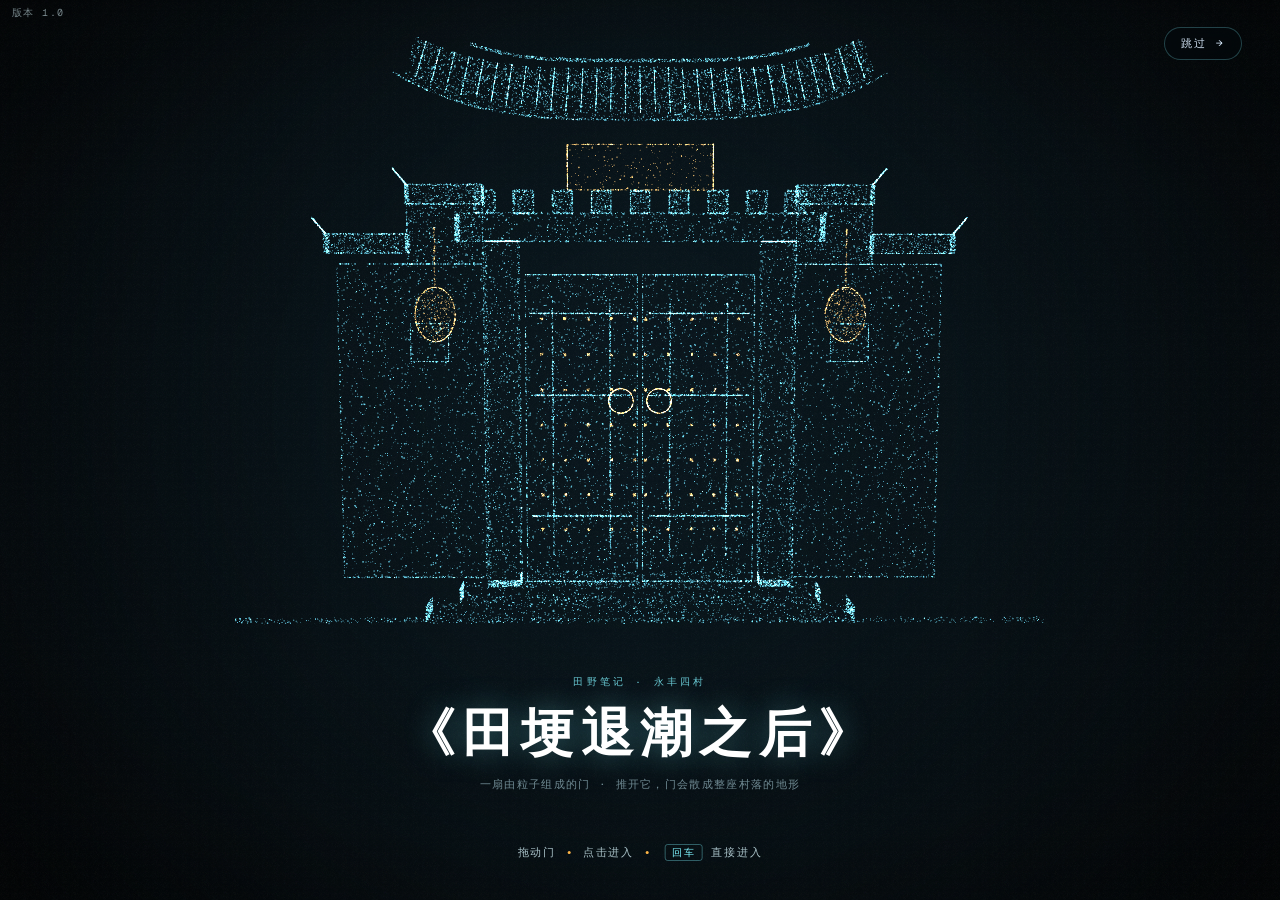
<file: index.html>
<!doctype html>
<html lang="zh-CN">
<head>
<meta charset="utf-8">
<meta name="viewport" content="width=device-width,initial-scale=1,viewport-fit=cover">
<meta name="version" content="">
<title>田埂退潮之后 · 永丰四村田野地图</title>
<link rel="stylesheet" href="style.css">
</head>
<body>
<div id="app" tabindex="-1">
  <canvas id="gl"></canvas>
  <canvas id="lines"></canvas>
  <div id="markers"></div>
  <div id="fan"></div>

  <header class="hud hud-tl">
    <button class="gate-back mono" id="gate-back" type="button" data-interactive="回到门"><span>←</span> 回到门 <kbd>G</kbd></button>
    <div class="brand"><span class="dot"></span><span class="mono" id="brand-line">田野笔记</span></div>
    <h1 id="title" class="title"></h1>
    <p id="kicker" class="kicker mono"></p>
    <p id="subtitle" class="subtitle mono"></p>
    <p id="intro" class="intro"></p>
    <p id="author" class="author mono"></p>
  </header>

  <div class="hud hud-tr mono" id="stats">
    <div><span>视角</span><b id="s-cam">—</b></div>
    <div><span>缩放</span><b id="s-zoom">—</b></div>
    <div><span>粒子</span><b id="s-pts">—</b></div>
    <div><span>帧率</span><b id="s-fps">—</b></div>
  </div>

  <nav class="top-nav hud" id="top-nav">
    <button data-overlay="about" data-interactive="项目">项目</button>
    <button data-overlay="timeline" data-interactive="时间线">时间线</button>
    <button data-overlay="compare" data-interactive="对比">对比</button>
    <button data-overlay="gallery" data-interactive="图库">图库</button>
    <button type="button" id="nav-window" data-interactive="退潮线">退潮线</button>
  </nav>

  <div class="themes hud" id="themes"></div>
  <div class="quote-ticker hud mono" id="quote-ticker"><span id="qt-text"></span><span id="qt-by"></span></div>

  <nav class="hud hud-bl" id="index"></nav>

  <div class="hud hud-br mono">
    <div class="compass" id="compass"><svg viewBox="0 0 40 40"><circle cx="20" cy="20" r="18"/><path d="M20 5 L24 20 L20 17 L16 20Z" class="n"/><path d="M20 35 L24 20 L20 23 L16 20Z"/></svg><span>北</span></div>
    <div class="readout"><div>网格 <b id="r-grid">—</b></div><div>相对高程 <b id="r-elev">—</b></div></div>
  </div>

  <div class="hint mono" id="hint">
    <span class="k">鼠标</span>扰动丘陵 · <span class="k">点击</span>进村 ·
    <span class="k">＋／－</span>缩放 · <span class="k">方向键</span>平移 · <span class="k">0</span>复位 ·
    <span class="k">G</span>／<span class="k">退出</span>回到门 · <span class="k">退潮线</span>开窗
  </div>
  <div class="badge-note mono" id="note"></div>

  <aside id="panel" aria-hidden="true">
    <button class="back mono" id="back"><span>←</span> 返回全图 <kbd>退出</kbd></button>
    <button type="button" class="panel-window mono" id="p-window" data-interactive="退潮线">退潮线</button>
    <div class="panel-scroll" id="panel-scroll">
      <div class="p-head">
        <div class="p-idx mono" id="p-idx"></div>
        <h2 class="p-name" id="p-name"></h2>
        <div class="p-en mono" id="p-en"></div>
        <div class="p-meta" id="p-meta"></div>
        <div class="p-stats" id="p-stats"></div>
      </div>
      <blockquote class="p-quote reveal" id="p-quote" hidden></blockquote>
      <p class="p-summary reveal" id="p-summary"></p>
      <p class="p-window-note reveal mono" id="p-window-note"></p>
      <section class="reveal"><h3 class="mono">照片</h3>
        <div class="gallery" id="gallery"></div>
        <button class="all-photos mono" id="all-photos" data-interactive="全部照片">查看全部照片</button>
      </section>
      <section class="reveal"><h3 class="mono">遇到的人</h3><div class="people" id="people"></div></section>
      <section class="reveal"><h3 class="mono">发生的事</h3><ol class="stories" id="stories"></ol></section>
      <section class="reveal"><h3 class="mono">调研发现</h3><ol class="findings" id="findings"></ol></section>
      <section class="reveal" id="sec-memory" hidden><h3 class="mono">记忆分叉</h3><div id="memory"></div></section>
      <section class="reveal" id="sec-gaps"><h3 class="mono">待补充</h3><ul class="gaps" id="gaps"></ul></section>
      <div class="p-nav reveal"><button id="prev" class="mono">← 上一个</button><button id="next" class="mono">下一个 →</button></div>
    </div>
  </aside>

  <div id="overlay" aria-hidden="true">
    <div class="ov-bg" id="ov-bg"></div>
    <div class="ov-card">
      <button class="ov-close mono" id="ov-close" data-interactive="关闭">关闭 ✕</button>
      <div class="ov-body" id="ov-body"></div>
    </div>
  </div>

  <div id="masonry" aria-hidden="true">
    <div class="ms-head">
      <div><b id="ms-title"></b><span class="mono" id="ms-count"></span></div>
      <button class="ov-close mono" id="ms-close" data-interactive="关闭">关闭 ✕</button>
    </div>
    <div class="ms-grid" id="ms-grid"></div>
  </div>

  <div id="lightbox" aria-hidden="true">
    <div class="lb-bg"></div>
    <div class="lb-cap mono"><span id="lb-idx"></span><span id="lb-cap"></span></div>
    <button class="lb-close mono" id="lb-close">关闭 ✕</button>
    <button class="lb-arrow l" id="lb-prev">←</button><button class="lb-arrow r" id="lb-next">→</button>
  </div>

  <div id="loader"><div class="ld-num mono" id="ld-num">00</div><div class="ld-txt mono">正在生成地形</div><div class="ld-bar"><i id="ld-bar"></i></div></div>
  <div id="cursor"><div class="c-dot"></div><div class="c-ring"><span id="c-label"></span></div></div>
  <div class="vignette"></div><div class="grain"></div>
</div>
<div id="field-window" hidden>
  <div class="fw-bar">
    <span class="fw-name">窗 · 退潮线</span>
    <button type="button" id="fw-back">回地图</button>
  </div>
  <iframe id="fw-frame" title="退潮线" tabindex="0"></iframe>
</div>
<p id="site-version" class="site-version"></p>
<script src="vendor/d3.min.js"></script>
<script src="app.js"></script>
<script src="shell.js"></script>
<script type="module">
import { stampVersion } from './version.js';
stampVersion();
</script>
</body>
</html>
</file>
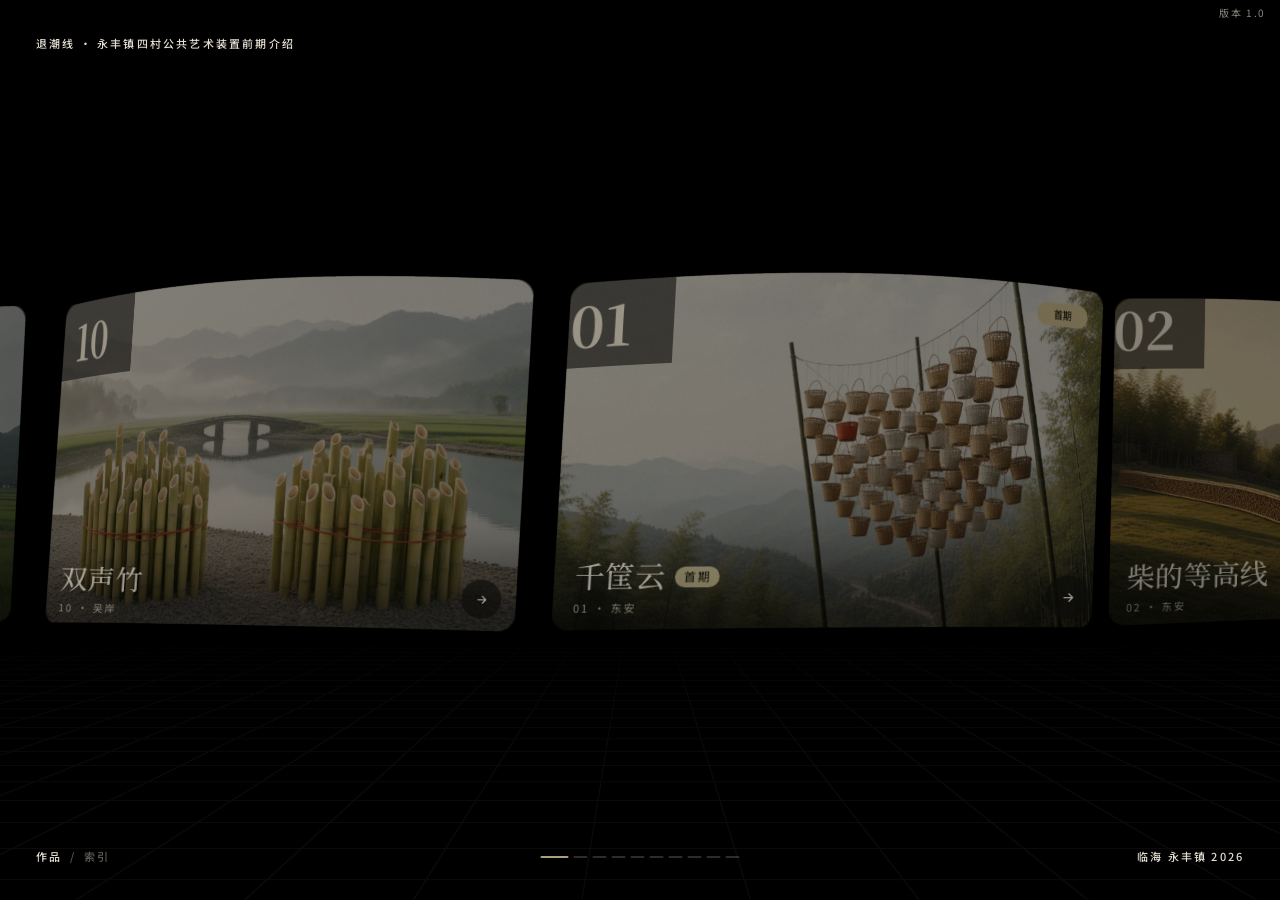
<file: window/index.html>
<!doctype html>
<html lang="zh-CN">
<head>
<meta charset="utf-8">
<meta name="viewport" content="width=device-width, initial-scale=1, viewport-fit=cover">
<title>退潮线 · 永丰镇四村公共艺术装置前期介绍</title>
<meta name="description" content="退潮线：浙江临海永丰镇东安、横山腰、姜家岙、吴岸四村田野调研之后的十件公共艺术装置前期方案。">
<meta name="theme-color" content="#000000">
<meta name="version" content="">
<link rel="preconnect" href="https://fonts.googleapis.com">
<link rel="preconnect" href="https://fonts.gstatic.com" crossorigin>
<link rel="stylesheet" href="https://fonts.googleapis.com/css2?family=Noto+Sans+SC:wght@400;500&family=Noto+Serif+SC:wght@500;700&display=swap">
<link rel="stylesheet" href="css/style.css">
<!--
  three.js 通过 import map 引入。默认指向本地 vendor（离线可用，版本 0.170.0）。
  想改用 CDN，把下面的路径换成：
  https://cdn.jsdelivr.net/npm/three@0.170.0/build/three.module.min.js
-->
<script type="importmap">
{ "imports": { "three": "./vendor/three.module.min.js" } }
</script>
<script src="vendor/gsap.min.js"></script>
<script src="site.js"></script>
<script src="works.js"></script>
</head>
<body>
<div id="app" class="is-loading">
  <canvas id="gl" aria-hidden="true"></canvas>

  <div id="labels" aria-label="十件作品"></div>

  <header class="chrome chrome-top">
    <h1 class="chrome-item" id="site-title"><a href="#/">退潮线 · 永丰镇四村公共艺术装置前期介绍</a></h1>
  </header>
  <footer class="chrome chrome-bottom">
    <nav class="chrome-item view-switch" aria-label="视图">
      <a href="#/" id="v-works" class="is-active" aria-current="page">作品</a><span aria-hidden="true">/</span><a href="#/index" id="v-index">索引</a>
    </nav>
    <div class="progress" id="progress" aria-hidden="true"></div>
    <span class="chrome-item" id="footer-right">临海 永丰镇 2026</span>
  </footer>

  <section id="index-view" aria-label="索引" hidden>
    <div class="index-bg" aria-hidden="true"><img alt="" decoding="async"></div>
    <ul id="index-list"></ul>
    <div id="float-card" aria-hidden="true"><div class="float-inner"></div></div>
  </section>

  <!--
    作品详情：和卡片在同一个页面、同一个 WebGL 场景里。
    打开时是被点的那张卡片自己长大、压平、变成这块纸色面板（见 js/transition.js），
    动画快结束时才把这层 DOM（可滚动的文字和图）对齐叠上去。
  -->
  <section id="detail" aria-labelledby="panel-title" hidden>
    <div class="detail-catch" data-close></div>
    <article class="panel">
      <button class="panel-close" data-close aria-label="关闭"><svg viewBox="0 0 24 24" width="14" height="14" aria-hidden="true"><path d="M5 5l14 14M19 5L5 19" stroke="currentColor" stroke-width="2" stroke-linecap="round"/></svg></button>
      <div class="panel-text"></div>
      <div class="panel-media"></div>
    </article>
  </section>

  <!-- 线稿全屏查看：白底，滚轮 / 双指缩放，拖动平移，Esc 或 × 关闭 -->
  <div id="lightbox" role="dialog" aria-modal="true" aria-label="线稿全屏查看" hidden>
    <div class="lb-stage"><img alt="" draggable="false"></div>
    <p class="lb-caption"></p>
    <div class="lb-tools">
      <button type="button" data-lb="out" aria-label="缩小">−</button>
      <button type="button" data-lb="fit" class="lb-zoom" aria-label="适应屏幕">100%</button>
      <button type="button" data-lb="in" aria-label="放大">+</button>
      <button type="button" data-lb="close" aria-label="关闭"><svg viewBox="0 0 24 24" width="14" height="14" aria-hidden="true"><path d="M5 5l14 14M19 5L5 19" stroke="currentColor" stroke-width="2" stroke-linecap="round"/></svg></button>
    </div>
  </div>

  <div id="loader" role="status" aria-label="载入中">
    <div class="dashes"><span><i></i></span><span><i></i></span><span><i></i></span></div>
  </div>

  <p id="hint" class="hint">滚动或拖动浏览 · 点击卡片展开</p>
  <p id="site-version" class="site-version"></p>
  <div id="cursor" aria-hidden="true"><i class="c-ring"><span>打开</span><em>‹ 拖动 ›</em></i><i class="c-dot"></i></div>
</div>
<noscript><div class="noscript">这个网站需要开启 JavaScript 才能浏览。<br>退潮线 · 永丰镇四村公共艺术装置前期介绍 · 临海 永丰镇 2026</div></noscript>
<script type="module">
/* version.js 在仓库根。只在 window/ 目录里起服务时上一级不存在，角标省略，页面照常。 */
try {
  const { stampVersion } = await import('../version.js');
  stampVersion();
} catch { /* 单独预览 window/ 时没有上一级文件 */ }
</script>
<script type="module" src="js/main.js"></script>
</body>
</html>
</file>
<file: style.css>
@font-face{font-family:"GeistMonoLocal";src:url(vendor/fonts/GeistMono.ttf) format("truetype");font-weight:100 900;font-display:swap}
:root{
  --bg:#04070a; --cyan:#7ff4ff; --cyan2:#33c9dc; --amber:#ffb547; --text:#dbe8ec; --muted:#6f8a93; --line:rgba(127,244,255,.14);
  --mono:"GeistMonoLocal","Geist Mono","SF Mono",ui-monospace,Menlo,monospace;
  --sans:"PingFang SC","Noto Sans CJK SC","Noto Sans SC","Microsoft YaHei",system-ui,sans-serif;
  --serif:"Songti SC","Noto Serif CJK SC","Noto Serif SC","STSong",serif;
  --ease:cubic-bezier(.16,1,.3,1);
  --panel-w:min(600px,44vw);
}
*{box-sizing:border-box;margin:0;padding:0}
html,body{height:100%;background:var(--bg);color:var(--text);font-family:var(--sans);overflow:hidden;-webkit-font-smoothing:antialiased}
.mono{font-family:var(--mono);letter-spacing:.04em}
button{font:inherit;color:inherit;background:none;border:0;cursor:pointer}
#app{position:fixed;inset:0;overflow:hidden;background:radial-gradient(120% 90% at 45% 40%,#08131a 0%,#04070a 60%,#020304 100%)}
@media (hover:hover) and (pointer:fine){#app,#app *{cursor:none!important}}
canvas{position:absolute;inset:0;width:100%;height:100%;display:block}
#lines{pointer-events:none}
.vignette{position:absolute;inset:0;pointer-events:none;background:radial-gradient(90% 80% at 50% 50%,transparent 55%,rgba(0,0,0,.65) 100%)}
.grain{position:absolute;inset:-50%;pointer-events:none;opacity:.06;background-image:url("data:image/svg+xml;utf8,<svg xmlns='http://www.w3.org/2000/svg' width='160' height='160'><filter id='n'><feTurbulence baseFrequency='.9' numOctaves='2' stitchTiles='stitch'/></filter><rect width='100%' height='100%' filter='url(%23n)'/></svg>");animation:grain 1.2s steps(6) infinite}
@keyframes grain{0%{transform:translate(0,0)}20%{transform:translate(-3%,2%)}40%{transform:translate(2%,-3%)}60%{transform:translate(-2%,-1%)}80%{transform:translate(3%,3%)}100%{transform:translate(0,0)}}

/* HUD */
.hud{position:absolute;z-index:5;pointer-events:none;transition:opacity .8s var(--ease),transform .8s var(--ease)}
.hud-tl{top:clamp(20px,4vh,44px);left:clamp(20px,3.2vw,52px);max-width:520px}
.brand{display:flex;align-items:center;gap:10px;font-size:11px;color:var(--muted);opacity:0;transform:translateY(8px);transition:all .9s var(--ease)}
.brand .dot{width:6px;height:6px;border-radius:50%;background:var(--amber);box-shadow:0 0 12px var(--amber)}
.title{font-family:var(--serif);font-weight:600;font-size:clamp(34px,4.6vw,68px);line-height:1.08;letter-spacing:.06em;margin-top:14px;color:#f1f8fa;text-shadow:0 0 40px rgba(127,244,255,.15)}
.title .ch{display:inline-block;overflow:hidden;vertical-align:top;padding-bottom:.06em}
.title .ch>i{display:inline-block;font-style:normal;transform:translateY(110%) rotate(6deg);opacity:0;filter:blur(8px);transition:transform 1.1s var(--ease),opacity 1.1s var(--ease),filter 1.1s var(--ease)}
.title .ch.dot>i{color:var(--amber)}
.ready .title .ch>i{transform:none;opacity:1;filter:none}
.subtitle{margin-top:10px;font-size:11px;color:var(--cyan);letter-spacing:.32em;min-height:1em}
.intro{margin-top:16px;font-size:13px;line-height:1.8;color:#9fb4ba;max-width:340px;opacity:0;transform:translateY(10px);transition:all 1s var(--ease) .2s}
.ready .brand,.ready .intro{opacity:1;transform:none}
.hud-tr{top:clamp(20px,4vh,44px);right:clamp(20px,3.2vw,52px);font-size:10px;color:var(--muted);display:grid;gap:6px;text-align:right;opacity:0}
.hud-tr div{display:flex;gap:14px;justify-content:flex-end}
.hud-tr b{color:var(--text);font-weight:500;min-width:64px;display:inline-block}
.ready .hud-tr{opacity:1}
.hud-bl{bottom:clamp(20px,4vh,44px);left:clamp(20px,3.2vw,52px);pointer-events:auto;display:grid;gap:2px}
.hud-bl .idx-item{display:flex;align-items:baseline;gap:14px;padding:7px 0;font-size:14px;color:#8aa1a8;opacity:0;transform:translateX(-14px);transition:color .4s,transform .7s var(--ease),opacity .7s var(--ease)}
.ready .hud-bl .idx-item{opacity:1;transform:none}
.idx-item .n{font-family:var(--mono);font-size:10px;color:var(--muted);width:20px}
.idx-item .bar{width:18px;height:1px;background:currentColor;opacity:.5;transition:width .5s var(--ease)}
.idx-item .e{font-family:var(--mono);font-size:9px;letter-spacing:.14em;color:var(--muted);opacity:0;transform:translateX(-6px);transition:all .5s var(--ease)}
.idx-item:hover,.idx-item.on{color:#fff}
.idx-item:hover .bar,.idx-item.on .bar{width:40px;background:var(--amber);opacity:1}
.idx-item:hover .e,.idx-item.on .e{opacity:1;transform:none}
.hud-br{bottom:clamp(20px,4vh,44px);right:clamp(20px,3.2vw,52px);display:flex;align-items:center;gap:18px;font-size:10px;color:var(--muted);opacity:0}
.ready .hud-br{opacity:1}
.readout{display:grid;gap:5px;text-align:right}.readout b{color:var(--text);font-weight:500;display:inline-block;min-width:56px}
.compass{position:relative;width:44px;height:44px}
.compass svg{width:100%;height:100%;fill:none;stroke:rgba(127,244,255,.35)}
.compass path{fill:rgba(127,244,255,.25);stroke:none}.compass path.n{fill:var(--amber)}
.compass span{position:absolute;top:-16px;left:50%;transform:translateX(-50%);font-size:10px;color:var(--amber)}
.hint{position:absolute;left:50%;bottom:clamp(22px,4.4vh,46px);transform:translateX(-50%);z-index:5;font-size:11px;color:var(--muted);letter-spacing:.12em;pointer-events:none;opacity:0;transition:opacity 1s}
.hint .k{color:var(--cyan);margin-right:6px}
.ready .hint{opacity:1}
.badge-note{position:absolute;top:clamp(20px,4vh,44px);left:50%;transform:translateX(-50%);z-index:5;font-size:10px;padding:5px 10px;border:1px solid rgba(255,181,71,.35);color:var(--amber);border-radius:20px;background:rgba(255,181,71,.06);opacity:0;transition:opacity 1s .6s;pointer-events:none}
.ready .badge-note{opacity:1}
body.focus .hud-tl{opacity:.0;transform:translateY(-14px)}
body.focus .hint,body.focus .badge-note{opacity:0}
body.focus .hud-tr{transform:translateX(calc(-1 * var(--panel-w) - 10px))}
body.focus .hud-br{opacity:0}

/* markers */
#markers{position:absolute;inset:0;z-index:4;pointer-events:none}
.marker{position:absolute;left:0;top:0;pointer-events:auto;will-change:transform}
.marker .hit{position:absolute;left:-28px;top:-28px;width:56px;height:56px;border-radius:50%}
.marker .core{position:absolute;left:-6px;top:-6px;width:12px;height:12px;border-radius:50%;background:var(--amber);box-shadow:0 0 0 3px rgba(255,181,71,.18),0 0 22px 4px rgba(255,181,71,.55);transition:transform .5s var(--ease)}
.marker .core::after{content:"";position:absolute;inset:3.5px;border-radius:50%;background:#fff}
.marker .pulse{position:absolute;left:-6px;top:-6px;width:12px;height:12px;border-radius:50%;border:1px solid var(--amber);animation:pulse 2.6s cubic-bezier(.2,.6,.3,1) infinite;opacity:0}
.marker .pulse.p2{animation-delay:1.3s}
@keyframes pulse{0%{transform:scale(1);opacity:.9}100%{transform:scale(5.2);opacity:0}}
.marker .ring{position:absolute;left:-17px;top:-17px;width:34px;height:34px;border-radius:50%;border:1px dashed rgba(255,181,71,.55);animation:spin 14s linear infinite;transition:transform .5s var(--ease),opacity .4s;opacity:.6}
@keyframes spin{to{transform:rotate(360deg)}}
.marker .lab{position:absolute;left:20px;top:-24px;white-space:nowrap;transition:transform .5s var(--ease)}
.marker .lab b{display:block;font-family:var(--serif);font-size:17px;font-weight:600;color:#fff;letter-spacing:.08em;text-shadow:0 2px 14px rgba(0,0,0,.9)}
.marker .lab span{display:block;font-family:var(--mono);font-size:9px;letter-spacing:.2em;color:var(--amber);margin-top:2px}
.marker .tip{position:absolute;left:20px;top:16px;white-space:nowrap;font-family:var(--mono);font-size:10px;color:#cfe;padding:6px 9px;border:1px solid rgba(127,244,255,.25);background:rgba(4,10,14,.75);backdrop-filter:blur(8px);border-radius:4px;opacity:0;transform:translateY(-6px);transition:all .45s var(--ease);pointer-events:none}
.marker .tip em{font-style:normal;color:var(--cyan)}
.marker.hover .core{transform:scale(1.5)}
.marker.hover .ring{transform:scale(1.35);opacity:1;border-style:solid}
.marker.hover .lab{transform:translateX(6px)}
.marker.hover .tip{opacity:1;transform:none}
.marker .mag{position:absolute;left:0;top:0;transition:transform .35s var(--ease)}
.marker.enter{opacity:0}
.marker{transition:opacity .9s var(--ease)}
body.focus .marker:not(.active){opacity:.35}
body.focus .marker.active .lab{opacity:0}
.marker.active .core{transform:scale(1.4)}

/* floating fan */
#fan{position:absolute;left:0;top:0;z-index:6;pointer-events:none;will-change:transform}
.fcard{position:absolute;left:0;top:0;width:var(--fw,170px);aspect-ratio:3/4;pointer-events:auto;transform-style:preserve-3d}
.fcard .in{position:absolute;inset:0;border-radius:6px;overflow:hidden;background:#0b1418;box-shadow:0 30px 60px -20px rgba(0,0,0,.9),0 0 0 1px rgba(255,255,255,.12);transition:transform .6s var(--ease),box-shadow .6s;animation:bob 6s ease-in-out infinite}
.fcard img{width:100%;height:100%;object-fit:cover;display:block;transform:scale(1.06)}
.fcard .tag,.photo .tag{position:absolute;left:8px;top:8px;font-family:var(--mono);font-size:9px;letter-spacing:.1em;padding:3px 6px;border-radius:3px;background:rgba(255,181,71,.92);color:#1a1000}
.fcard .cap{position:absolute;left:0;right:0;bottom:0;padding:22px 10px 8px;font-size:11px;color:#eee;background:linear-gradient(transparent,rgba(0,0,0,.75))}
.fcard:hover .in{transform:translateY(-10px) scale(1.04);box-shadow:0 40px 80px -20px rgba(0,0,0,.95),0 0 0 1px rgba(127,244,255,.5)}
.fcard:hover{z-index:3}
@keyframes bob{0%,100%{translate:0 0}50%{translate:0 -7px}}
.fan-line{position:absolute;left:0;top:0;width:1px;background:linear-gradient(rgba(255,181,71,.0),rgba(255,181,71,.7));transform-origin:top}

/* panel */
#panel{position:absolute;top:0;right:0;bottom:0;width:var(--panel-w);z-index:8;background:linear-gradient(180deg,rgba(7,14,18,.78),rgba(5,9,12,.9));backdrop-filter:blur(18px) saturate(1.2);-webkit-backdrop-filter:blur(18px) saturate(1.2);border-left:1px solid rgba(127,244,255,.12);transform:translateX(104%);transition:transform 1s var(--ease);display:flex;flex-direction:column}
#panel::before{content:"";position:absolute;left:-1px;top:0;width:1px;height:30%;background:linear-gradient(transparent,var(--cyan),transparent);animation:scan 4s ease-in-out infinite}
@keyframes scan{0%{top:-30%}100%{top:100%}}
body.focus #panel{transform:none}
.back{position:absolute;top:22px;left:30px;z-index:3;font-size:11px;color:var(--muted);display:flex;gap:8px;align-items:center;padding:8px 12px 8px 0;transition:color .3s}
.back:hover{color:#fff}.back span{transition:transform .4s var(--ease)}.back:hover span{transform:translateX(-4px)}
kbd{font-family:var(--mono);font-size:9px;border:1px solid rgba(255,255,255,.18);border-radius:3px;padding:1px 4px;margin-left:4px}
.panel-scroll{overflow-y:auto;overflow-x:hidden;padding:76px 30px 60px;flex:1;scrollbar-width:thin;scrollbar-color:rgba(127,244,255,.2) transparent}
.p-idx{font-size:10px;color:var(--amber);letter-spacing:.24em}
.p-name{font-family:var(--serif);font-size:clamp(40px,4vw,60px);font-weight:600;letter-spacing:.1em;margin-top:10px;line-height:1.1}
.p-name .ch{display:inline-block;overflow:hidden;vertical-align:top}
.p-name .ch>i{display:inline-block;font-style:normal;transform:translateY(105%);transition:transform 1s var(--ease)}
.p-en{font-size:10px;color:var(--cyan);letter-spacing:.32em;margin-top:8px}
.p-meta{display:flex;flex-wrap:wrap;gap:8px;margin-top:18px}
.chip{font-family:var(--mono);font-size:10px;padding:4px 9px;border:1px solid rgba(127,244,255,.2);border-radius:20px;color:#bcd}
.chip.amber{border-color:rgba(255,181,71,.4);color:var(--amber)}
.p-summary{margin-top:22px;font-size:14px;line-height:1.95;color:#b8c9ce}
#panel section{margin-top:34px}
#panel h3{font-size:11px;font-weight:500;color:#e6f2f4;letter-spacing:.2em;display:flex;align-items:center;gap:10px;margin-bottom:14px}
#panel h3 i{font-style:normal;color:var(--muted);font-size:9px}
#panel h3::after{content:"";flex:1;height:1px;background:linear-gradient(90deg,rgba(127,244,255,.25),transparent)}
.reveal{opacity:0;transform:translateY(24px);transition:opacity .9s var(--ease),transform .9s var(--ease)}
.panel-in .reveal{opacity:1;transform:none}
.panel-in .p-name .ch>i{transform:none}
.gallery{display:grid;grid-template-columns:repeat(6,1fr);gap:10px;perspective:900px}
.photo{position:relative;border-radius:6px;overflow:hidden;background:transparent;transform-style:preserve-3d;will-change:transform,filter}
.photo:nth-child(1){grid-column:span 4;grid-row:span 2;aspect-ratio:auto}
.photo:nth-child(2),.photo:nth-child(3){grid-column:span 2;aspect-ratio:1}
.photo:nth-child(4),.photo:nth-child(5){grid-column:span 3;aspect-ratio:4/3}
.photo img{width:100%;height:100%;object-fit:cover;display:block;transition:transform .8s var(--ease)}
.photo:hover img{transform:scale(1.07)}
.photo .glare{position:absolute;inset:0;pointer-events:none;background:radial-gradient(circle at var(--gx,50%) var(--gy,50%),rgba(255,255,255,.22),transparent 55%);opacity:0;transition:opacity .4s;mix-blend-mode:overlay}
.photo:hover .glare{opacity:1}
.photo .cap{position:absolute;left:0;right:0;bottom:0;padding:18px 10px 8px;font-size:11px;color:#eee;background:linear-gradient(transparent,rgba(0,0,0,.7));transform:translateY(100%);transition:transform .5s var(--ease)}
.photo:hover .cap{transform:none}
.photo .frame{position:absolute;inset:0;border-radius:6px;box-shadow:inset 0 0 0 1px rgba(255,255,255,.1);pointer-events:none}
.people{display:grid;grid-template-columns:1fr 1fr;gap:10px}
.person{padding:14px;border:1px solid rgba(127,244,255,.12);border-radius:8px;background:rgba(127,244,255,.03);transition:border-color .4s,background .4s,transform .5s var(--ease)}
.person:hover{border-color:rgba(127,244,255,.35);background:rgba(127,244,255,.06);transform:translateY(-3px)}
.person .av{width:34px;height:34px;border-radius:50%;display:grid;place-items:center;font-family:var(--serif);font-size:15px;background:linear-gradient(135deg,rgba(255,181,71,.25),rgba(127,244,255,.15));border:1px solid rgba(255,255,255,.12)}
.person b{display:block;margin-top:10px;font-size:14px;font-weight:600}
.person small{display:block;font-family:var(--mono);font-size:10px;color:var(--amber);margin-top:3px}
.person p{font-size:12px;color:#9fb2b8;margin-top:8px;line-height:1.7}
.stories{list-style:none;position:relative;padding-left:22px}
.stories::before{content:"";position:absolute;left:4px;top:6px;bottom:6px;width:1px;background:linear-gradient(var(--cyan2),transparent)}
.stories li{position:relative;padding-bottom:18px}
.stories li::before{content:"";position:absolute;left:-22px;top:5px;width:9px;height:9px;border-radius:50%;border:1px solid var(--cyan);background:var(--bg)}
.stories .d{font-family:var(--mono);font-size:10px;color:var(--cyan)}
.stories b{display:block;font-size:14px;margin-top:4px}
.stories p{font-size:12.5px;color:#9fb2b8;line-height:1.75;margin-top:4px}
.findings{list-style:none;counter-reset:f}
.findings li{counter-increment:f;display:flex;gap:14px;padding:12px 0;border-bottom:1px dashed rgba(127,244,255,.12);font-size:13px;color:#c3d3d8;line-height:1.7}
.findings li::before{content:counter(f,decimal-leading-zero);font-family:var(--mono);font-size:11px;color:var(--amber);padding-top:2px}
.p-window-note{margin-top:18px;font-size:11px;letter-spacing:.12em;color:var(--amber)}
.panel-window{position:absolute;top:18px;right:22px;z-index:4;font-size:11px;letter-spacing:.16em;color:#1a1000;background:var(--amber);border-radius:999px;padding:8px 14px;transition:background .3s,transform .4s var(--ease)}
.panel-window:hover{background:#ffc56a}
body:not(.focus) .panel-window{opacity:0;pointer-events:none}
.to-window{margin-top:12px;font-family:var(--mono);font-size:12px;letter-spacing:.14em;padding:9px 16px;border-radius:999px;background:var(--amber);color:#1a1000}
.to-window:hover{background:#ffc56a}
.p-nav{display:flex;justify-content:space-between;margin-top:34px}
.p-nav button{font-size:11px;color:var(--muted);padding:10px 14px;border:1px solid rgba(127,244,255,.15);border-radius:30px;transition:all .4s var(--ease)}
.p-nav button:hover{color:#fff;border-color:var(--cyan);background:rgba(127,244,255,.06)}

/* lightbox */
#lightbox{position:fixed;inset:0;z-index:20;pointer-events:none}
#lightbox.open{pointer-events:auto}
.lb-bg{position:absolute;inset:0;background:rgba(2,5,7,.82);backdrop-filter:blur(14px);-webkit-backdrop-filter:blur(14px);opacity:0;transition:opacity .6s var(--ease)}
#lightbox.open .lb-bg{opacity:1}
.lb-img{position:fixed;left:0;top:0;object-fit:cover;border-radius:6px;box-shadow:0 50px 120px -30px rgba(0,0,0,.95);will-change:transform,width,height;z-index:2}
.lb-cap,.lb-close,.lb-arrow{position:absolute;z-index:3;opacity:0;transition:opacity .5s var(--ease),transform .5s var(--ease)}
#lightbox.open .lb-cap,#lightbox.open .lb-close,#lightbox.open .lb-arrow{opacity:1}
.lb-cap{left:50%;bottom:28px;transform:translateX(-50%);font-size:12px;color:#cde;display:flex;gap:16px;white-space:nowrap}
.lb-cap span:first-child{color:var(--amber)}
.lb-close{top:24px;right:28px;font-size:11px;color:#cde;padding:8px 14px;border:1px solid rgba(255,255,255,.2);border-radius:30px}
.lb-close:hover{background:rgba(255,255,255,.08)}
.lb-arrow{top:50%;width:48px;height:48px;margin-top:-24px;border-radius:50%;border:1px solid rgba(255,255,255,.2);font-size:16px;color:#dde;transition:background .3s,opacity .5s}
.lb-arrow:hover{background:rgba(255,255,255,.08)}
.lb-arrow.l{left:28px}.lb-arrow.r{right:28px}

/* loader */
#loader{position:absolute;inset:0;z-index:30;display:grid;place-content:center;justify-items:center;gap:14px;background:var(--bg);transition:opacity 1s var(--ease),visibility 1s}
#loader.done{opacity:0;visibility:hidden}
.ld-num{font-size:56px;font-weight:200;color:#e8f6f8;letter-spacing:.02em}
.ld-txt{font-size:10px;color:var(--muted);letter-spacing:.3em}
.ld-bar{width:180px;height:1px;background:rgba(127,244,255,.15);overflow:hidden}.ld-bar i{display:block;height:100%;width:0;background:var(--cyan);box-shadow:0 0 10px var(--cyan)}

/* cursor */
#cursor{position:fixed;left:0;top:0;z-index:50;pointer-events:none;mix-blend-mode:normal}
.c-dot{position:fixed;left:-3px;top:-3px;width:6px;height:6px;border-radius:50%;background:#fff;will-change:transform}
.c-ring{position:fixed;left:-18px;top:-18px;width:36px;height:36px;border-radius:50%;border:1px solid rgba(127,244,255,.55);display:grid;place-items:center;transition:width .45s var(--ease),height .45s var(--ease),left .45s var(--ease),top .45s var(--ease),background .45s,border-color .45s;will-change:transform}
.c-ring span{font-family:var(--mono);font-size:9px;letter-spacing:.14em;color:#04070a;opacity:0;transition:opacity .3s}
#cursor.big .c-ring{width:72px;height:72px;left:-36px;top:-36px;background:rgba(255,181,71,.92);border-color:transparent}
#cursor.big .c-ring span{opacity:1}
#cursor.big .c-dot{opacity:0}
@media (hover:none),(pointer:coarse){#cursor{display:none}}

/* mobile */
@media (max-width:760px){
  :root{--panel-w:100vw}
  #panel{top:auto;height:74vh;width:100%;border-left:0;border-top:1px solid rgba(127,244,255,.15);border-radius:18px 18px 0 0;transform:translateY(104%)}
  .panel-scroll{padding:64px 20px 40px}
  .back{top:16px;left:20px}
  .hud-tr,.hud-br,.hint{display:none}
  .hud-bl{bottom:16px}
  .intro{display:none}
  .title{font-size:34px}
  body.focus .hud-bl{opacity:0}
  .people{grid-template-columns:1fr}
  .lb-arrow{display:none}
}

/* === real-content additions === */
.kicker{margin-top:8px;font-size:10px;color:var(--amber);letter-spacing:.18em;opacity:0;transition:opacity 1s .3s}
.ready .kicker{opacity:1}
.author{margin-top:10px;font-size:10px;color:var(--muted);letter-spacing:.08em;opacity:0;transition:opacity 1s .5s}
.ready .author{opacity:1}
.top-nav{top:clamp(20px,4vh,44px);left:50%;transform:translateX(-50%);z-index:6;display:flex;gap:4px;pointer-events:auto;opacity:0;transition:opacity 1s .4s}
.ready .top-nav{opacity:1}
.top-nav button{font-family:var(--mono);font-size:11px;letter-spacing:.14em;padding:7px 14px;border:1px solid rgba(127,244,255,.18);border-radius:20px;color:#9fb4ba;background:rgba(4,10,14,.55);backdrop-filter:blur(8px);transition:all .35s}
.top-nav button:hover,.top-nav button.on{color:#fff;border-color:var(--cyan);background:rgba(127,244,255,.08)}
.top-nav #nav-window{color:#1a1000;background:var(--amber);border-color:var(--amber)}
.top-nav #nav-window:hover{color:#1a1000;background:#ffc56a;border-color:#ffc56a}
body.focus .top-nav{opacity:0;pointer-events:none}
.themes{top:clamp(64px,9vh,96px);left:50%;transform:translateX(-50%);z-index:5;display:flex;flex-wrap:wrap;gap:6px;justify-content:center;max-width:min(720px,90vw);pointer-events:auto;opacity:0;transition:opacity 1s .7s}
.ready .themes{opacity:1}
body.focus .themes{opacity:0;pointer-events:none}
.theme-chip{font-family:var(--mono);font-size:10px;letter-spacing:.08em;padding:4px 10px;border-radius:14px;border:1px solid rgba(127,244,255,.2);color:#8aa;background:rgba(4,10,14,.5);cursor:pointer;transition:all .35s}
.theme-chip:hover{color:#fff;border-color:rgba(127,244,255,.45)}
.theme-chip.on{color:#1a1000;background:var(--amber);border-color:var(--amber)}
.quote-ticker{bottom:clamp(52px,8vh,80px);left:50%;transform:translateX(-50%);z-index:5;max-width:min(640px,86vw);text-align:center;font-size:12px;color:#c5d8de;pointer-events:none;opacity:0;transition:opacity .8s}
.ready .quote-ticker{opacity:1}
body.focus .quote-ticker{opacity:0}
.quote-ticker #qt-text{display:block;font-family:var(--serif);font-size:14px;letter-spacing:.06em;line-height:1.6}
.quote-ticker #qt-by{display:block;margin-top:4px;font-size:10px;color:var(--muted);letter-spacing:.12em}
.marker .core{background:var(--vcolor,var(--amber));box-shadow:0 0 0 3px color-mix(in srgb,var(--vcolor,var(--amber)) 18%,transparent),0 0 22px 4px color-mix(in srgb,var(--vcolor,var(--amber)) 55%,transparent)}
.marker .pulse{border-color:var(--vcolor,var(--amber))}
.marker .ring{border-color:color-mix(in srgb,var(--vcolor,var(--amber)) 55%,transparent)}
.marker .lab span{color:var(--vcolor,var(--amber))}
.marker.dim{opacity:.22!important;filter:grayscale(.6)}
.marker.hi .core{transform:scale(1.55)}
.p-stats{display:flex;gap:18px;margin-top:16px;font-family:var(--mono);font-size:11px;color:var(--muted)}
.p-stats b{display:block;font-size:18px;color:var(--text);font-weight:500;margin-bottom:2px}
.p-quote{margin-top:20px;padding:14px 16px;border-left:2px solid var(--vcolor,var(--amber));background:rgba(255,255,255,.03);font-family:var(--serif);font-size:15px;line-height:1.7;color:#e4eef1}
.p-quote cite{display:block;margin-top:8px;font-family:var(--mono);font-size:10px;font-style:normal;color:var(--muted);letter-spacing:.1em}
.all-photos{margin-top:12px;font-size:11px;color:var(--cyan);padding:8px 14px;border:1px dashed rgba(127,244,255,.3);border-radius:20px;transition:all .35s}
.all-photos:hover{background:rgba(127,244,255,.06);border-style:solid}
.gaps{list-style:none;padding:0}
.gaps li{font-size:12.5px;color:#9fb2b8;padding:8px 0 8px 18px;position:relative;border-bottom:1px dashed rgba(127,244,255,.1);line-height:1.6}
.gaps li::before{content:"·";position:absolute;left:4px;color:var(--amber)}
.mem-table{width:100%;border-collapse:collapse;font-size:12.5px}
.mem-table th,.mem-table td{padding:8px 10px;border-bottom:1px solid rgba(127,244,255,.12);text-align:left}
.mem-table th{font-family:var(--mono);font-size:10px;color:var(--amber);font-weight:500}
.mem-table td{color:#c3d3d8}
.mem-note{margin-top:8px;font-size:11px;color:var(--muted)}
.fcard .tag,.photo .tag{display:none}
.fcard .tag.face,.photo .tag.face{display:block;background:rgba(127,244,255,.85);color:#041018}

/* overlays */
#overlay{position:fixed;inset:0;z-index:15;pointer-events:none;opacity:0;transition:opacity .5s}
#overlay.open{pointer-events:auto;opacity:1}
.ov-bg{position:absolute;inset:0;background:rgba(2,5,7,.72);backdrop-filter:blur(12px)}
.ov-card{position:absolute;left:50%;top:50%;transform:translate(-50%,-50%) scale(.96);width:min(860px,92vw);max-height:min(82vh,900px);overflow:auto;background:linear-gradient(180deg,rgba(8,16,22,.95),rgba(5,10,14,.98));border:1px solid rgba(127,244,255,.15);border-radius:14px;padding:36px 40px 40px;box-shadow:0 40px 100px -20px rgba(0,0,0,.85);transition:transform .55s var(--ease)}
#overlay.open .ov-card{transform:translate(-50%,-50%) scale(1)}
.ov-close{position:sticky;top:0;float:right;z-index:2;font-size:11px;color:#cde;padding:8px 14px;border:1px solid rgba(255,255,255,.2);border-radius:30px;background:rgba(4,10,14,.6)}
.ov-close:hover{background:rgba(255,255,255,.08)}
.ov-body h2{font-family:var(--serif);font-size:28px;letter-spacing:.08em;margin:8px 0 6px}
.ov-body .lead{color:#9fb4ba;font-size:13px;line-height:1.8;margin-bottom:22px}
.ov-body h3{font-family:var(--mono);font-size:11px;letter-spacing:.2em;color:var(--amber);margin:22px 0 10px}
.ov-body p,.ov-body li{font-size:13.5px;line-height:1.85;color:#c5d5da}
.ov-body ul{padding-left:18px}
.ov-grid{display:grid;grid-template-columns:1fr 1fr;gap:12px}
.ov-card-item{padding:14px;border:1px solid rgba(127,244,255,.12);border-radius:8px;background:rgba(127,244,255,.03)}
.ov-card-item b{display:block;font-size:14px;margin-bottom:6px}
.ov-card-item span{font-size:12px;color:#9fb2b8;line-height:1.7}
.tl{position:relative;padding-left:22px}
.tl::before{content:"";position:absolute;left:4px;top:4px;bottom:4px;width:1px;background:linear-gradient(var(--cyan),transparent)}
.tl-item{position:relative;padding-bottom:20px}
.tl-item::before{content:"";position:absolute;left:-22px;top:5px;width:9px;height:9px;border-radius:50%;border:1px solid var(--cyan);background:var(--bg)}
.tl-item .d{font-family:var(--mono);font-size:10px;color:var(--cyan)}
.tl-item b{display:block;margin-top:3px;font-size:14px}
.cmp{width:100%;border-collapse:collapse;font-size:12px}
.cmp th,.cmp td{padding:10px 8px;border-bottom:1px solid rgba(127,244,255,.1);vertical-align:top}
.cmp th{font-family:var(--mono);font-size:10px;color:var(--muted);font-weight:500}
.cmp th.v{color:var(--text)}
.cmp td.k{font-family:var(--mono);font-size:10px;color:var(--amber);white-space:nowrap}
.cmp .lv{display:inline-block;height:4px;border-radius:2px;background:var(--amber);margin-top:6px}
.ref-q{margin:10px 0;padding:10px 12px;border-left:2px solid rgba(127,244,255,.3);font-family:var(--serif);font-size:13px;color:#d5e4e8}
.ref-q cite{display:block;margin-top:4px;font-family:var(--mono);font-size:10px;font-style:normal;color:var(--muted)}

/* masonry gallery */
#masonry{position:fixed;inset:0;z-index:16;background:rgba(2,5,7,.92);backdrop-filter:blur(16px);display:flex;flex-direction:column;opacity:0;pointer-events:none;transition:opacity .45s}
#masonry.open{opacity:1;pointer-events:auto}
.ms-head{display:flex;justify-content:space-between;align-items:center;padding:22px 28px;border-bottom:1px solid rgba(127,244,255,.1)}
.ms-head b{font-family:var(--serif);font-size:20px;letter-spacing:.08em;margin-right:12px}
.ms-head span{font-size:11px;color:var(--muted)}
.ms-grid{flex:1;overflow:auto;padding:20px;columns:4 200px;column-gap:12px}
.ms-item{break-inside:avoid;margin-bottom:12px;border-radius:6px;overflow:hidden;position:relative;cursor:pointer;opacity:0;transform:translateY(30px);transition:opacity .7s var(--ease),transform .7s var(--ease);background:#0b1418}
.ms-item.in{opacity:1;transform:none}
.ms-item img{width:100%;display:block;background:#0b1418}
.ms-item .cap{position:absolute;left:0;right:0;bottom:0;padding:20px 10px 8px;font-size:11px;color:#eee;background:linear-gradient(transparent,rgba(0,0,0,.75));opacity:0;transition:opacity .35s}
.ms-item:hover .cap{opacity:1}
.ms-item.face::after{content:"人像";position:absolute;left:8px;top:8px;font-family:var(--mono);font-size:9px;padding:2px 6px;border-radius:3px;background:rgba(127,244,255,.85);color:#041018}

@media (max-width:760px){
  .top-nav{top:auto;bottom:70px;gap:2px}
  .top-nav button{padding:6px 10px;font-size:10px}
  .themes{display:none}
  .quote-ticker{display:none}
  .ov-card{padding:24px 18px;width:96vw;max-height:88vh}
  .ov-grid{grid-template-columns:1fr}
  .ms-grid{columns:2 140px}
  .hint{font-size:9px;letter-spacing:.04em;max-width:92vw;text-align:center}
}

/* === entry gate === */
#lightbox{z-index:20}
body.gate .hud,body.gate .hint,body.gate .badge-note,body.gate #markers,body.gate #lines,body.gate #fan{opacity:0!important;pointer-events:none!important}
#gate{position:absolute;inset:0;z-index:12;pointer-events:none}
#gate .g-title{position:absolute;left:50%;bottom:clamp(64px,12vh,130px);transform:translate(-50%,24px);text-align:center;opacity:0;filter:blur(10px);transition:all 1.6s var(--ease) .3s}
#gate.in .g-title{opacity:1;transform:translate(-50%,0);filter:none}
#gate .g-k{font-size:10px;letter-spacing:.32em;color:var(--cyan);opacity:.8}
#gate h1{margin:10px 0 8px;font-family:var(--serif);font-weight:600;font-size:clamp(28px,4.2vw,52px);letter-spacing:.14em;color:#fff;text-shadow:0 0 30px rgba(127,244,255,.35)}
#gate .g-title p{font-size:11px;color:var(--muted);letter-spacing:.12em;margin:0}
#gate .g-hint{position:absolute;left:50%;bottom:clamp(22px,4.4vh,46px);transform:translateX(-50%);display:flex;gap:12px;align-items:center;font-size:11px;letter-spacing:.16em;color:#a9c2c8;opacity:0;transition:opacity 1.2s 1s;white-space:nowrap}
#gate.in .g-hint{opacity:1}
#gate .g-hint i{width:3px;height:3px;border-radius:50%;background:var(--amber)}
#gate .g-hint kbd{font-family:var(--mono);font-size:10px;padding:1px 6px;border:1px solid rgba(127,244,255,.35);border-radius:3px;color:var(--cyan)}
#gate .g-hint.nudge{animation:nudge .6s var(--ease)}
@keyframes nudge{0%,100%{transform:translateX(-50%)}25%{transform:translateX(calc(-50% - 8px))}75%{transform:translateX(calc(-50% + 8px))}}
#gate .g-skip{position:absolute;right:clamp(18px,3vw,40px);top:clamp(18px,3vh,36px);pointer-events:auto;font-size:11px;letter-spacing:.18em;color:#cde;padding:8px 16px;border:1px solid rgba(127,244,255,.25);border-radius:30px;background:rgba(4,10,14,.45);backdrop-filter:blur(8px);opacity:0;transition:opacity 1s 1.2s,background .3s}
#gate.in .g-skip{opacity:1}
#gate .g-skip:hover{background:rgba(127,244,255,.1)}
#gate.out .g-title{opacity:0;filter:blur(14px);transform:translate(-50%,-30px) scale(1.04);transition:all .9s var(--ease)}
#gate.out .g-hint,#gate.out .g-skip{opacity:0;transition:opacity .4s;pointer-events:none}
.hint.flash{color:#fff}
.hint.flash .k{color:var(--amber)}
@media (max-width:760px){#gate .g-hint{font-size:10px;gap:8px;letter-spacing:.06em}#gate .g-hint span:last-child,#gate .g-hint i:last-of-type{display:none}}
/* themes: move to right column so they never collide with the title */
.themes{top:calc(clamp(20px,4vh,44px) + 104px);left:auto;right:clamp(20px,3.2vw,52px);transform:none;justify-content:flex-end;max-width:340px}
@media (max-width:760px){
  .top-nav{top:auto;bottom:auto;left:auto;right:12px;transform:none;top:calc(env(safe-area-inset-top,0px) + 14px);flex-direction:row}
  .top-nav button{white-space:nowrap;padding:5px 8px;letter-spacing:.06em}
  .hud-tl{top:56px}
  .quote-ticker{display:none!important}
}
.badge-note{top:calc(clamp(20px,4vh,44px) + 42px)}
@media (max-width:760px){.badge-note{display:none}}
.ms-grid{columns:auto;display:block}
.ms-cols{columns:4 220px;column-gap:12px}
@media (max-width:760px){.ms-cols{columns:2 140px}#gate .g-title h1,#gate .g-title .t{font-size:clamp(26px,8.4vw,44px)!important;white-space:nowrap}}
#gate .g-title{width:min(92vw,760px)}


/* back-to-gate control */
.gate-back{display:inline-flex;align-items:center;gap:8px;margin:0 0 10px;padding:6px 12px;pointer-events:auto;font-size:11px;letter-spacing:.14em;color:#9fb4ba;border:1px solid rgba(127,244,255,.22);border-radius:20px;background:rgba(4,10,14,.5);backdrop-filter:blur(8px);opacity:0;transform:translateY(-6px);transition:opacity .8s .5s,transform .8s .5s,color .3s,border-color .3s,background .3s}
.ready .gate-back{opacity:1;transform:none}
.gate-back:hover{color:#fff;border-color:var(--cyan);background:rgba(127,244,255,.1)}
.gate-back span{color:var(--cyan)}
.gate-back kbd{font-family:var(--mono);font-size:10px;padding:1px 6px;border:1px solid rgba(127,244,255,.3);border-radius:3px;color:var(--cyan)}
body.gate .gate-back,body.focus .gate-back{opacity:0!important;pointer-events:none!important;transition:none!important}
@media (max-width:760px){.gate-back{font-size:10px;padding:5px 10px;letter-spacing:.08em;margin-bottom:6px}.gate-back kbd{display:none}.panel-window{top:14px;right:14px;font-size:10px;padding:6px 10px}}
#app:focus{outline:none}
body.window-open #cursor{display:none!important}
body.window-open #app{pointer-events:none}
.site-version{position:fixed;z-index:14;left:max(12px,env(safe-area-inset-left));top:max(8px,env(safe-area-inset-top));margin:0;font-family:var(--mono);font-size:10px;line-height:1;letter-spacing:.14em;color:rgba(159,180,186,.72);pointer-events:none;user-select:none}
body.window-open .site-version{visibility:hidden}
#field-window{position:fixed;inset:0;z-index:80;display:flex;flex-direction:column;background:#070604;color:#ece6da;opacity:0;clip-path:inset(7% 5% 9% 5% round 18px);transition:opacity .4s ease,clip-path .62s cubic-bezier(.16,1,.3,1)}
#field-window[hidden]{display:none!important}
#field-window.is-in{opacity:1;clip-path:inset(0 round 0)}
#field-window.is-parked{visibility:hidden!important;pointer-events:none!important;opacity:0!important;z-index:-1;clip-path:none}
.fw-bar{flex:0 0 46px;display:flex;align-items:center;justify-content:space-between;gap:16px;padding:0 16px 0 20px;background:#100e0c;border-bottom:1px solid rgba(236,230,218,.14);font-family:var(--sans);font-size:12px;letter-spacing:.2em}
.fw-name{white-space:nowrap}
.fw-bar button{cursor:pointer;font:inherit;letter-spacing:.18em;font-size:12px;color:#ece6da;padding:6px 14px;border:1px solid rgba(236,230,218,.4);border-radius:999px;background:transparent}
.fw-bar button:hover{background:#ece6da;color:#100e0c}
#fw-frame{flex:1 1 auto;width:100%;min-height:0;border:0;background:#000}
@media (prefers-reduced-motion:reduce){#field-window{transition:none;clip-path:none}}
@media (max-width:760px){.fw-bar{flex-basis:42px;letter-spacing:.12em;padding:0 12px}.fw-bar button{letter-spacing:.12em;padding:6px 12px}}
</file>
<file: window/css/style.css>
:root {
  --bg: #000;
  --ink: #ece6da;          /* 暖白 */
  --ink-dim: rgba(236, 230, 218, .42);
  --tint: #b3a77f;         /* 稻田 / 竹匾里取的一点暖色 */
  --paper: #f3f0e8;
  --paper-ink: #16150f;
  --paper-dim: #6d685b;
  --pill: #e4dfd2;
  --todo: #e8dfc4;
  --todo-ink: #5b4f27;
  --serif: "Noto Serif SC", "Noto Serif CJK SC", "Source Han Serif SC", "Songti SC", "STSong", serif;
  --sans: "Noto Sans SC", "PingFang SC", "Hiragino Sans GB", "Microsoft YaHei", "Noto Sans CJK SC", system-ui, sans-serif;
  --pad: clamp(18px, 2.8vw, 40px);
  --ease: cubic-bezier(.2, .7, .1, 1);
}
* { box-sizing: border-box; margin: 0; padding: 0; }
html, body { height: 100%; background: var(--bg); color: var(--ink); overflow: hidden; overscroll-behavior: none; }
body { font-family: var(--sans); -webkit-font-smoothing: antialiased; text-rendering: optimizeLegibility; }
a { color: inherit; text-decoration: none; }
button { font: inherit; color: inherit; background: none; border: 0; cursor: pointer; }
img { display: block; max-width: 100%; }
::selection { background: var(--tint); color: #000; }
:focus-visible { outline: 2px solid var(--tint); outline-offset: 3px; }

#app { position: fixed; inset: 0; touch-action: none; user-select: none; -webkit-user-select: none; }
#gl { position: absolute; inset: 0; width: 100%; height: 100%; display: block; cursor: grab; transition: opacity .8s var(--ease); }
#app.is-dragging #gl { cursor: grabbing; }

/* ---------- 角落里的页眉页脚 ---------- */
.chrome { position: absolute; left: var(--pad); right: var(--pad); display: flex; justify-content: space-between; align-items: center; z-index: 20; pointer-events: none; }
.chrome-top { top: calc(var(--pad) - 6px); }
.chrome-bottom { bottom: calc(var(--pad) - 6px); }
.chrome-item, .chrome-item a { pointer-events: auto; font-size: 11px; line-height: 1; font-weight: 500; letter-spacing: .2em; color: var(--ink); }
.chrome-item { padding: 8px 0; }
h1.chrome-item { font-weight: 500; }
.chrome a { transition: opacity .3s; }
.chrome a:hover { opacity: .6; }
.view-switch { display: flex; gap: .7em; align-items: center; }
.view-switch a { color: var(--ink-dim); }
.view-switch a.is-active { color: var(--ink); }
.view-switch span { color: var(--ink-dim); }
.progress { position: absolute; left: 50%; transform: translateX(-50%); display: flex; gap: 5px; align-items: center; }
.progress i { display: block; width: 14px; height: 2px; background: var(--ink); opacity: .2; transition: opacity .4s, width .4s var(--ease), background .4s; border-radius: 1px; }
.progress i.on { opacity: 1; width: 28px; background: var(--tint); }

.hint { position: absolute; left: 50%; bottom: calc(var(--pad) + 30px); transform: translateX(-50%); font-size: 11px; letter-spacing: .2em; color: var(--ink-dim); z-index: 15; pointer-events: none; white-space: nowrap; opacity: 0; transition: opacity .8s; }
.hint.show { opacity: 1; }

/* ---------- 卡片标签（跟着卡片的透视走） ---------- */
#labels { position: absolute; inset: 0; z-index: 10; pointer-events: none; transition: opacity .6s; }
.card-label { position: absolute; left: 0; top: 0; transform-origin: 0 100%; will-change: transform, opacity; pointer-events: none; white-space: nowrap; }
.card-label .t { display: block; font-family: var(--serif); font-weight: 500; font-size: 30px; line-height: 1.1; letter-spacing: .01em; color: var(--ink); text-shadow: 0 1px 14px rgba(0,0,0,.35); }
.card-label .s { display: block; margin-top: 8px; font-size: 11px; letter-spacing: .2em; color: rgba(236,230,218,.75); text-shadow: 0 1px 10px rgba(0,0,0,.4); }
.card-arrow { position: absolute; left: 0; top: 0; width: 44px; height: 44px; margin: -22px 0 0 -22px; border-radius: 50%; background: #0c0b09; color: var(--ink); display: grid; place-items: center; pointer-events: auto; will-change: transform, opacity; transition: background .3s, color .3s; }
.card-arrow svg { transition: transform .35s var(--ease); }
.card-arrow:hover { background: var(--ink); color: #000; }
.card-arrow:hover svg { transform: translateX(2px); }

/* ---------- 载入 ---------- */
#loader { position: absolute; inset: 0; display: grid; place-items: center; z-index: 50; background: #000; }
.dashes { display: flex; gap: 8px; }
.dashes span { width: 28px; height: 2px; background: rgba(236,230,218,.16); overflow: hidden; border-radius: 1px; }
.dashes i { display: block; width: 100%; height: 100%; background: var(--ink); transform: scaleX(0); transform-origin: 0 50%; }

/* ---------- 索引 ---------- */
#index-view { position: absolute; inset: 0; z-index: 12; display: grid; place-items: center; padding: 90px var(--pad); }
#index-view[hidden] { display: none; }
#index-list { list-style: none; max-width: 980px; text-align: center; font-family: var(--serif); font-weight: 500; font-size: clamp(22px, 2.6vw, 38px); line-height: 1.55; letter-spacing: .01em; }
#index-list li { display: inline; }
#index-list li + li::before { content: "·"; margin: 0 .45em; color: var(--ink-dim); }
#index-list a { display: inline-block; transition: opacity .35s, color .35s; position: relative; z-index: 2; }
#index-list:hover a { opacity: .32; }
#index-list a:hover, #index-list a:focus-visible { opacity: 1; color: var(--ink); }
#index-list .w { display: inline-block; }
#float-card { position: fixed; left: 0; top: 0; width: 300px; aspect-ratio: 16/10; pointer-events: none; z-index: 1; opacity: 0; will-change: transform; }
.float-inner { width: 100%; height: 100%; border-radius: 14px; overflow: hidden; background: #111; transform-origin: 50% 50%; }
.float-inner img { width: 100%; height: 100%; object-fit: cover; }

/* ---------- 白色面板 ---------- */
#detail { position: absolute; inset: 0; z-index: 30; overflow: hidden; }
#detail[hidden] { display: none; }
.detail-catch { position: absolute; inset: 0; }
.panel { position: absolute; left: 3.5vw; top: 3.5vh; width: 93vw; height: 93vh; background: var(--paper); color: var(--paper-ink); border-radius: 22px; overflow: hidden; display: grid; grid-template-columns: minmax(340px, 38%) 1fr; user-select: text; -webkit-user-select: text; touch-action: pan-y; }
/* 形变进行中：面板本身透明，底下 WebGL 的那张卡片就是面板；结束时一帧之内换成 DOM */
#detail.is-morphing .panel { background: transparent; }
#detail.is-morphing .fig.hero img { visibility: hidden; }
#detail.is-morphing .fig.hero { background: transparent; }
.panel-close { position: absolute; top: 22px; right: 22px; z-index: 3; width: 44px; height: 44px; border-radius: 50%; background: var(--paper-ink); color: var(--paper); display: grid; place-items: center; transition: transform .4s var(--ease); }
.panel-close:hover { transform: rotate(90deg); }
.panel-text { overflow-y: auto; padding: 44px 40px 48px 44px; overscroll-behavior: contain; }
.panel-media { overflow-y: auto; padding: 44px 96px 44px 24px; overscroll-behavior: contain; display: flex; flex-direction: column; gap: 28px; }
.p-kicker { font-size: 11px; letter-spacing: .2em; color: var(--paper-dim); margin-bottom: 18px; }
.p-title { font-family: var(--serif); font-weight: 700; font-size: clamp(40px, 4.4vw, 68px); line-height: 1.02; letter-spacing: -.01em; }
.p-lede { margin-top: 22px; font-family: var(--serif); font-weight: 500; font-size: 20px; line-height: 1.5; max-width: 30em; }
.p-pills { display: flex; flex-wrap: wrap; gap: 8px; margin-top: 26px; }
.pill { display: inline-flex; align-items: center; height: 30px; padding: 0 14px; border-radius: 999px; background: var(--pill); font-size: 13px; line-height: 1; white-space: nowrap; }
.pill.dot { width: 30px; padding: 0; justify-content: center; background: var(--paper-ink); color: var(--paper); }
.p-facts { margin-top: 30px; display: grid; gap: 4px; max-width: 34em; }
.p-facts div { display: grid; grid-template-columns: 7em 1fr; gap: 12px; padding: 10px 14px; background: #ebe7dc; border-radius: 10px; font-size: 14px; line-height: 1.6; }
.p-facts dt { color: var(--paper-dim); }
.fig { position: relative; border-radius: 14px; overflow: hidden; background: #ddd8cb; flex: none; }
.fig img { width: 100%; height: auto; }
.fig figcaption { position: absolute; left: 14px; bottom: 12px; font-size: 12px; letter-spacing: .06em; color: #fff; text-shadow: 0 1px 8px rgba(0,0,0,.6); }
.fig.portrait { width: min(100%, 560px); align-self: center; }
.fig.face img { filter: blur(22px) saturate(.7); transform: scale(1.12); }
.fig .tag { position: absolute; top: 14px; left: 14px; padding: 5px 10px; border-radius: 999px; background: var(--todo); color: var(--todo-ink); font-size: 12px; letter-spacing: .08em; }
.fig.ph { aspect-ratio: 16/10; display: grid; place-items: center; background: var(--todo); color: var(--todo-ink); text-align: center; padding: 24px; }
.fig.ph strong { display: block; font-family: var(--serif); font-size: 26px; font-weight: 700; margin-bottom: 8px; }
.fig.ph span { font-size: 14px; }

.noscript { position: fixed; inset: 0; display: grid; place-items: center; text-align: center; color: var(--ink); line-height: 2; font-size: 14px; }
.sr-only { position: absolute; width: 1px; height: 1px; overflow: hidden; clip: rect(0 0 0 0); white-space: nowrap; }

/* ---------- 手机 ---------- */
@media (max-width: 760px) {
  .chrome-item, .chrome-item a { font-size: 10px; letter-spacing: .14em; }
  #site-title a { display: inline-block; max-width: 62vw; white-space: normal; line-height: 1.5; }
  .progress { display: none; }
  .card-label .t { font-size: 24px; }
  .card-arrow { width: 40px; height: 40px; margin: -20px 0 0 -20px; }
  .panel { left: 0; top: 0; width: 100vw; height: 100%; border-radius: 0; display: flex; flex-direction: column; overflow-y: auto; overscroll-behavior: contain; }
  .panel-text { overflow: visible; padding: 26px 22px 8px; order: 0; flex: none; }
  .panel-media { display: contents; }
  .panel-media .fig { margin: 16px 22px 0; }
  .panel-media .fig.hero { order: -1; margin-top: 76px; }
  .panel-media .fig:last-child { margin-bottom: 48px; }
  .panel-close { position: fixed; top: 16px; right: 16px; }
  .p-title { font-size: 40px; }
  .p-lede { font-size: 18px; }
  #index-list { font-size: 23px; line-height: 1.7; }
  #float-card { display: none; }
  .hint { bottom: calc(var(--pad) + 34px); }
}

@media (prefers-reduced-motion: reduce) {
  *, *::before, *::after { transition-duration: .01ms !important; }
}

/* ---------- 作品、首期 ---------- */
.tag-first { display: inline-block; vertical-align: middle; margin-left: 10px; padding: 4px 9px 5px; border-radius: 999px; background: var(--tint); color: #16150f; font-family: var(--sans); font-size: 12px; font-weight: 500; letter-spacing: .14em; line-height: 1; text-shadow: none; transform: translateY(-3px); }
.pill.first { background: var(--tint); color: #16150f; font-weight: 500; letter-spacing: .12em; }
.p-no { display: block; font-size: .5em; color: var(--paper-dim); margin-bottom: 6px; letter-spacing: 0; }
.p-h { margin-top: 34px; font-size: 12px; letter-spacing: .2em; font-weight: 500; color: var(--paper-dim); }
.p-slots { margin-top: 30px; display: grid; grid-template-columns: 1fr; gap: 6px; max-width: 38em; }
.slot { padding: 14px 16px; border-radius: 12px; background: #ebe7dc; min-height: 84px; }
.slot.empty { background: var(--todo); color: var(--todo-ink); }
.slot h4 { font-family: var(--serif); font-size: 16px; font-weight: 700; margin-bottom: 6px; }
.slot p { font-size: 14px; line-height: 1.6; }
.slot em { font-style: normal; font-size: 12px; letter-spacing: .1em; padding: 3px 8px; border-radius: 999px; background: var(--todo-ink); color: var(--todo); }
.p-nav { margin-top: 34px; display: flex; flex-wrap: wrap; gap: 8px; }
.p-nav a { padding: 10px 16px; border-radius: 999px; background: var(--paper-ink); color: var(--paper); font-size: 13px; transition: opacity .3s; }
.p-nav a:hover { opacity: .75; }
@media (max-width: 760px) {
  .p-slots { grid-template-columns: 1fr; }
  .slot { min-height: 0; }
  .tag-first { font-size: 11px; padding: 3px 8px 4px; }
}

.p-highlight { margin-top: 26px; padding-left: 16px; border-left: 2px solid var(--tint); font-family: var(--serif); font-size: 17px; line-height: 1.75; max-width: 32em; }
.slot { display: grid; grid-template-columns: 6.5em 1fr; gap: 14px; min-height: 0; align-items: start; }
.slot h4 { margin: 0; font-size: 15px; }
.slot p { font-size: 14.5px; line-height: 1.75; }
.fig.wide img { aspect-ratio: auto; }
@media (max-width: 760px) { .slot { grid-template-columns: 1fr; gap: 4px; } }

/* ---------- 作品详情里的主图：和 WebGL 里卡片收进去的位置一一对应 ---------- */
.fig.hero { aspect-ratio: 4 / 3; }
.fig.hero img { width: 100%; height: 100%; object-fit: cover; }
.p-unit { margin-top: 10px; font-size: 13px; color: var(--paper-dim); letter-spacing: .04em; }

/* ---------- 自定义光标：一个点 + 一个慢半拍的圈，压到卡片上变大并显示「打开」 ---------- */
#cursor { position: fixed; left: 0; top: 0; z-index: 80; pointer-events: none; display: none; }
#app.has-cursor #cursor { display: block; }
#app.has-cursor, #app.has-cursor * { cursor: none !important; }
#cursor i { position: absolute; left: 0; top: 0; border-radius: 50%; will-change: transform; }
.c-dot { width: 6px; height: 6px; margin: -3px 0 0 -3px; background: var(--ink); mix-blend-mode: difference; }
.c-ring { width: 34px; height: 34px; margin: -17px 0 0 -17px; border: 1px solid rgba(236,230,218,.55); display: grid; place-items: center; transition: width .45s var(--ease), height .45s var(--ease), margin .45s var(--ease), background .45s, border-color .45s; }
.c-ring span { font-size: 11px; letter-spacing: .2em; color: #16150f; opacity: 0; transition: opacity .3s; white-space: nowrap; padding-left: .2em; }
#cursor.is-card .c-ring { width: 84px; height: 84px; margin: -42px 0 0 -42px; background: rgba(236,230,218,.92); border-color: transparent; }
#cursor.is-card .c-ring span { opacity: 1; transition-delay: .1s; }
#cursor.is-card .c-dot { opacity: 0; }
#cursor.is-link .c-ring { width: 48px; height: 48px; margin: -24px 0 0 -24px; }
#cursor.on-paper .c-dot { background: var(--paper-ink); mix-blend-mode: normal; }
#cursor.on-paper .c-ring { border-color: rgba(22,21,15,.4); }
#cursor.is-hidden { opacity: 0; }

/* ---------- 线稿 ---------- */
.fig.line { background: #fff; box-shadow: inset 0 0 0 1px rgba(22,21,15,.08); }
.fig.line .zoom { display: block; width: 100%; padding: 0; cursor: zoom-in; position: relative; }
.fig.line img { display: block; width: 100%; height: auto; }
.fig.line figcaption { position: static; display: block; padding: 10px 14px 12px; color: var(--paper-ink); text-shadow: none; opacity: .7; border-top: 1px solid rgba(22,21,15,.08); background: #fff; }
.zoom-hint { position: absolute; right: 12px; top: 12px; padding: 5px 10px; border-radius: 999px; font-size: 12px; letter-spacing: .08em; background: rgba(22,21,15,.82); color: #fff; opacity: 0; transform: translateY(-4px); transition: opacity .3s, transform .3s var(--ease); }
.fig.line .zoom:hover .zoom-hint, .fig.line .zoom:focus-visible .zoom-hint { opacity: 1; transform: none; }
@media (hover: none) { .zoom-hint { opacity: 1; transform: none; } }

#lightbox { position: fixed; inset: 0; z-index: 70; background: #fff; color: #16150f; overflow: hidden; touch-action: none; }
#lightbox[hidden] { display: none; }
#lightbox .lb-stage { position: absolute; inset: 0; cursor: grab; }
#lightbox.is-panning .lb-stage { cursor: grabbing; }
#lightbox .lb-stage img { position: absolute; left: 0; top: 0; max-width: none; transform-origin: 0 0; user-select: none; -webkit-user-drag: none; will-change: transform; image-rendering: auto; }
#lightbox .lb-caption { position: absolute; left: 22px; bottom: 18px; font-size: 13px; letter-spacing: .06em; opacity: .7; pointer-events: none; }
#lightbox .lb-tools { position: absolute; right: 18px; top: 18px; display: flex; gap: 6px; }
#lightbox .lb-tools button { min-width: 40px; height: 40px; padding: 0 10px; border-radius: 999px; background: rgba(22,21,15,.06); font-size: 16px; display: grid; place-items: center; }
#lightbox .lb-tools button:hover { background: rgba(22,21,15,.12); }
#lightbox .lb-tools .lb-zoom { font-size: 12px; letter-spacing: .04em; min-width: 64px; }

/* 索引视图背后的十方案线稿总览：反相成黑底细白线，很淡，随鼠标轻微视差 */
.index-bg { position: absolute; inset: 0; overflow: hidden; pointer-events: none; z-index: 0; }
.index-bg img { position: absolute; left: 50%; top: 0; width: min(64vw, 980px); height: auto; filter: invert(1); mix-blend-mode: screen; opacity: 0; transition: opacity 1.2s var(--ease); will-change: transform; }
.index-bg img.is-ready { opacity: .11; }
#index-list { position: relative; z-index: 1; }
@media (max-width: 760px) { .index-bg img { width: 110vw; } .index-bg img.is-ready { opacity: .07; } }

/* ---------- 滚动条：原生的一律隐藏（Windows 上原生滚动条常显且占宽，会在形变时提前露出来），
   改画一根细指示条，面板交接完成后才淡入 ---------- */
.panel, .panel-text, .panel-media { scrollbar-width: none; -ms-overflow-style: none; }
.panel::-webkit-scrollbar, .panel-text::-webkit-scrollbar, .panel-media::-webkit-scrollbar { display: none; width: 0; height: 0; }
#detail.is-morphing .panel, #detail.is-morphing .panel-text, #detail.is-morphing .panel-media { overflow: hidden !important; }
.sb { position: absolute; z-index: 4; width: 3px; border-radius: 3px; background: rgba(22,21,15,.07); opacity: 0; transition: opacity .5s var(--ease); pointer-events: none; }
.sb b { position: absolute; left: 0; right: 0; top: 0; border-radius: 3px; background: rgba(22,21,15,.32); will-change: transform; }
.panel.is-settled .sb.has-overflow { opacity: .55; }
.panel.is-settled .sb.has-overflow.is-active { opacity: 1; }

/* ---------- 详情里左右拖到相邻作品：一条横向排开的整页纸 ---------- */
.panel { will-change: transform; }
.panel.ghost { opacity: 0; visibility: hidden; cursor: pointer; }
.panel.ghost > * { pointer-events: none; }
#detail.strip-on .panel.ghost { visibility: visible; }
#detail.is-strip-drag .panel, #detail.is-strip-drag .panel * { user-select: none !important; -webkit-user-select: none !important; }
#detail.is-strip-drag .panel { pointer-events: none; }
.c-ring em { position: absolute; font-style: normal; font-size: 11px; letter-spacing: .16em; color: #16150f; opacity: 0; transition: opacity .3s; white-space: nowrap; padding-left: .16em; }
#cursor.is-drag .c-ring { width: 84px; height: 84px; margin: -42px 0 0 -42px; background: rgba(236,230,218,.94); border-color: transparent; }
#cursor.is-drag .c-ring span { opacity: 0; }
#cursor.is-drag .c-ring em { opacity: 1; transition-delay: .08s; }
#cursor.is-drag .c-dot { opacity: 0; }
@media (max-width: 760px) { .sb { display: none; } }

.site-version { position: absolute; z-index: 22; top: max(8px, env(safe-area-inset-top)); right: max(14px, env(safe-area-inset-right)); margin: 0; font-size: 10px; line-height: 1; letter-spacing: .16em; color: rgba(236, 230, 218, .62); pointer-events: none; user-select: none; }
</file>
